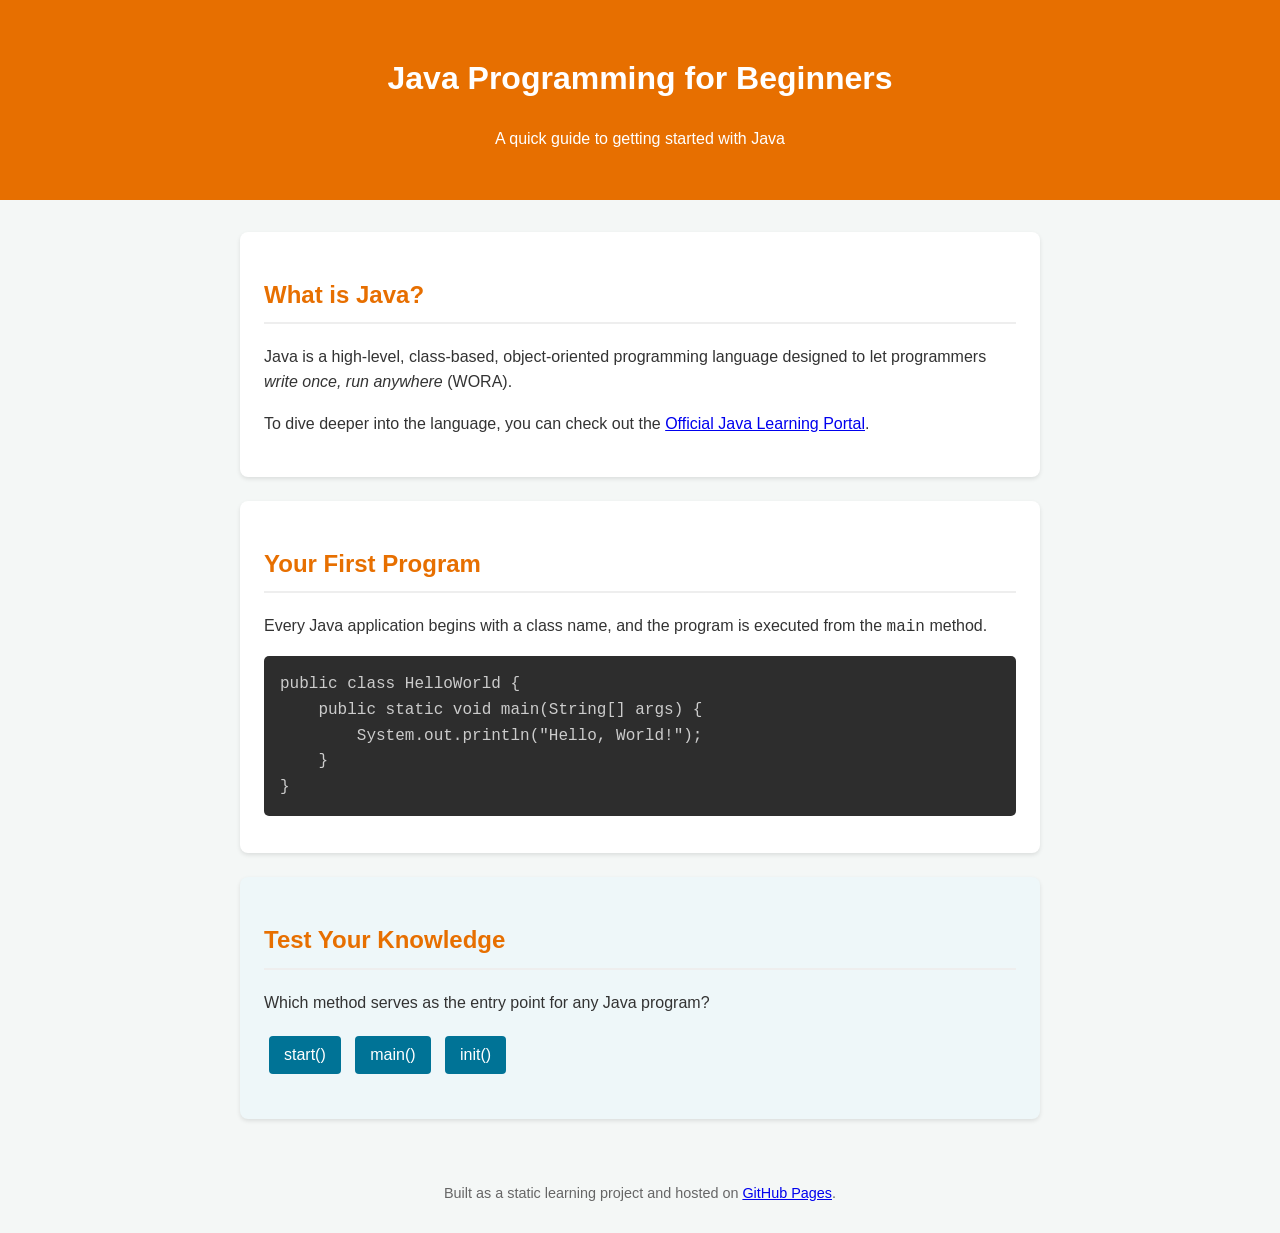
<file: index.html>
<!DOCTYPE html>
<html lang="en">
<head>
    <meta charset="UTF-8">
    <meta name="viewport" content="width=device-width, initial-scale=1.0">
    <title>Learn Java - Basics</title>
    <!-- Links to your CSS file -->
    <link rel="stylesheet" href="style.css">
</head>
<body>

    <header>
        <h1>Java Programming for Beginners</h1>
        <p>A quick guide to getting started with Java</p>
    </header>

    <main>
        <section>
            <h2>What is Java?</h2>
            <p>Java is a high-level, class-based, object-oriented programming language designed to let programmers <em>write once, run anywhere</em> (WORA).</p>
            
            <!-- Here is the new hyperlink -->
            <p>To dive deeper into the language, you can check out the 
               <a href="https://dev.java/learn/" target="_blank">Official Java Learning Portal</a>.
            </p>
        </section>

        <section>
            <h2>Your First Program</h2>
            <p>Every Java application begins with a class name, and the program is executed from the <code>main</code> method.</p>
            <pre><code>public class HelloWorld {
    public static void main(String[] args) {
        System.out.println("Hello, World!");
    }
}</code></pre>
        </section>

        <section class="quiz-section">
            <h2>Test Your Knowledge</h2>
            <p>Which method serves as the entry point for any Java program?</p>
            <!-- These buttons trigger the JavaScript function -->
            <button class="quiz-btn" onclick="checkAnswer('start')">start()</button>
            <button class="quiz-btn" onclick="checkAnswer('main')">main()</button>
            <button class="quiz-btn" onclick="checkAnswer('init')">init()</button>
            
            <p id="quiz-feedback"></p>
        </section>
    </main>

    <footer>
        <!-- I also turned 'GitHub Pages' into a link here -->
        <p>Built as a static learning project and hosted on <a href="https://pages.github.com/" target="_blank">GitHub Pages</a>.</p>
    </footer>

    <!-- Links to your JavaScript file -->
    <script src="script.js"></script>
</body>
</html>
</file>
<file: style.css>
/* Base Styles */
body {
    font-family: 'Segoe UI', Tahoma, Geneva, Verdana, sans-serif;
    line-height: 1.6;
    margin: 0;
    padding: 0;
    background-color: #f4f7f6;
    color: #333;
}

/* Header & Footer */
header {
    background-color: #e76f00; /* Java Orange */
    color: white;
    padding: 2rem 1rem;
    text-align: center;
}

footer {
    text-align: center;
    padding: 1rem;
    font-size: 0.9rem;
    color: #666;
}

/* Main Layout */
main {
    max-width: 800px;
    margin: 2rem auto;
    padding: 0 1rem;
}

section {
    background: white;
    padding: 1.5rem;
    margin-bottom: 1.5rem;
    border-radius: 8px;
    box-shadow: 0 2px 4px rgba(0,0,0,0.1);
}

h2 {
    color: #e76f00;
    border-bottom: 2px solid #eee;
    padding-bottom: 0.5rem;
}

/* Code Blocks */
pre {
    background-color: #2d2d2d;
    color: #ccc;
    padding: 1rem;
    border-radius: 5px;
    overflow-x: auto;
}

code {
    font-family: Consolas, Monaco, monospace;
}

/* Quiz Section Styles */
.quiz-section {
    background-color: #eef7f9;
}

.quiz-btn {
    background-color: #007396;
    color: white;
    border: none;
    padding: 10px 15px;
    margin: 5px;
    border-radius: 4px;
    cursor: pointer;
    font-size: 1rem;
    transition: background-color 0.3s;
}

.quiz-btn:hover {
    background-color: #005b77;
}

#quiz-feedback {
    font-weight: bold;
    margin-top: 15px;
}

.correct {
    color: #28a745;
}

.incorrect {
    color: #dc3545;
}
</file>
